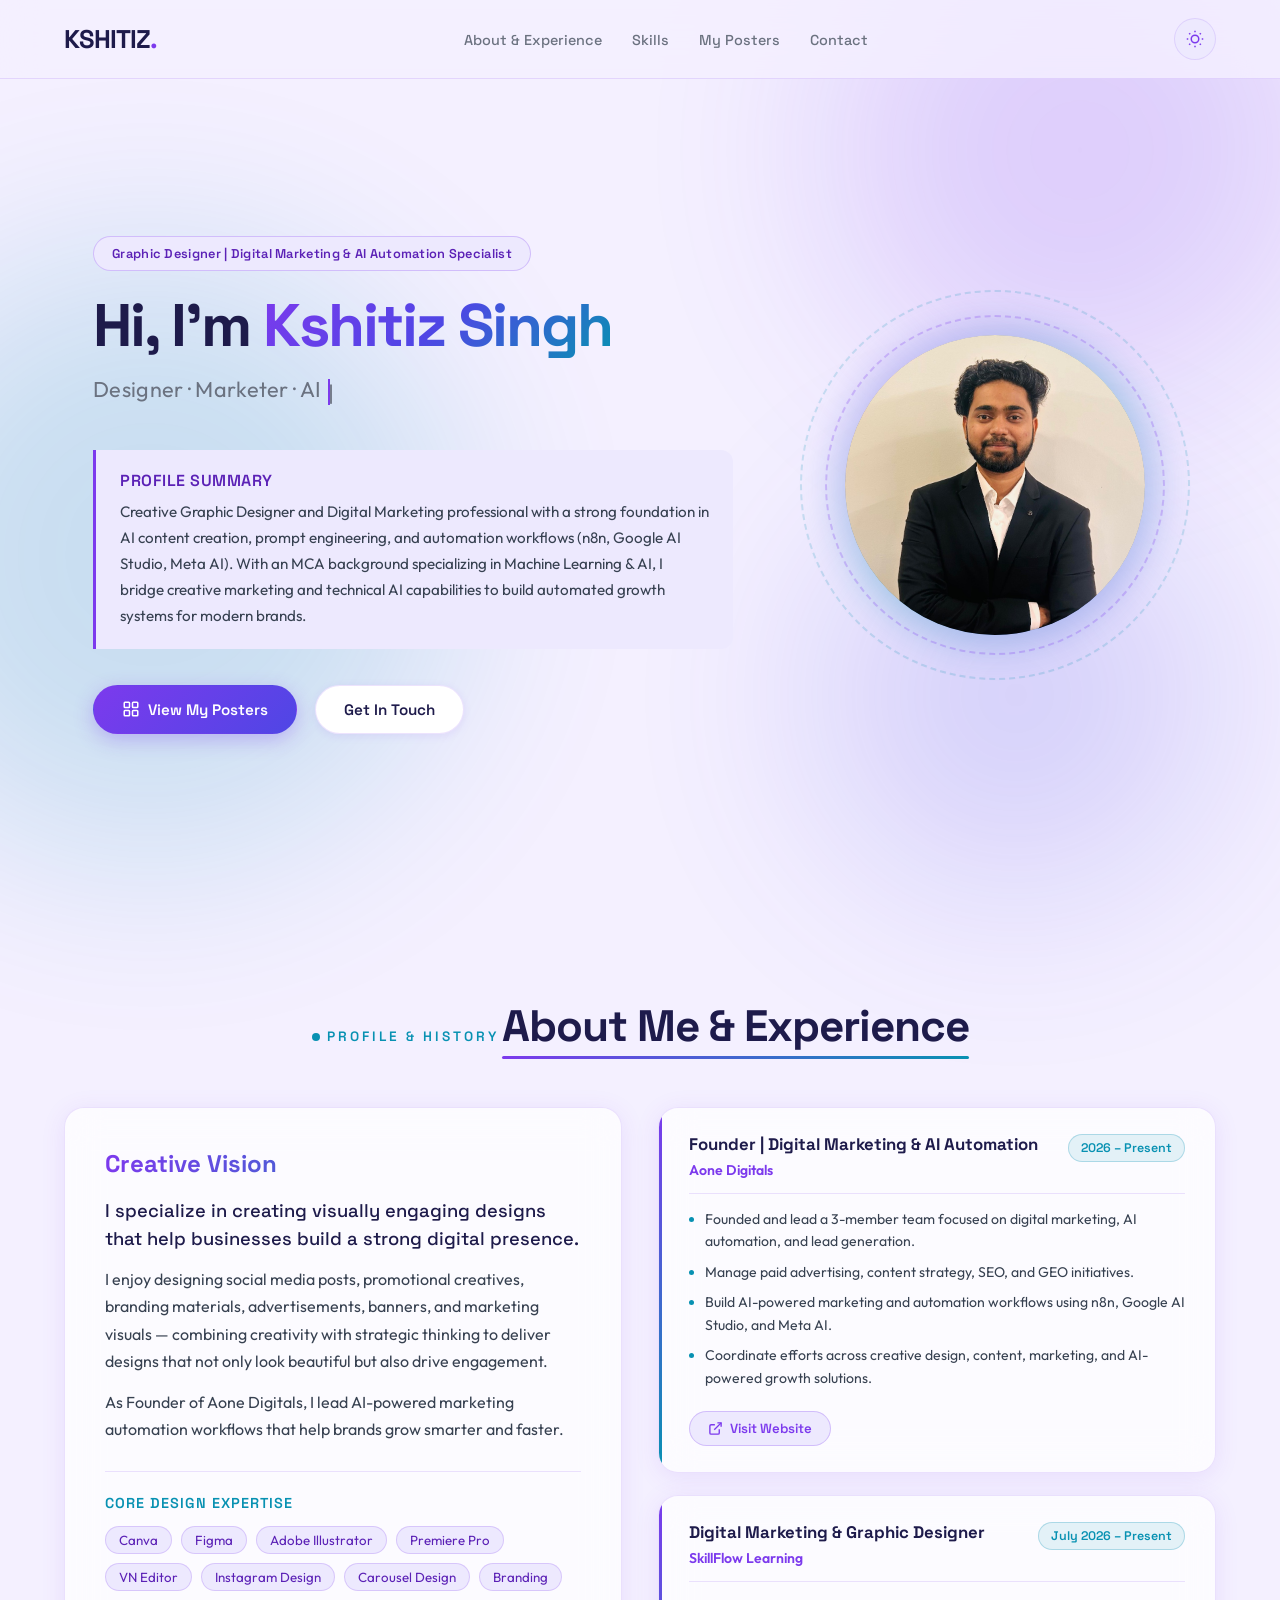
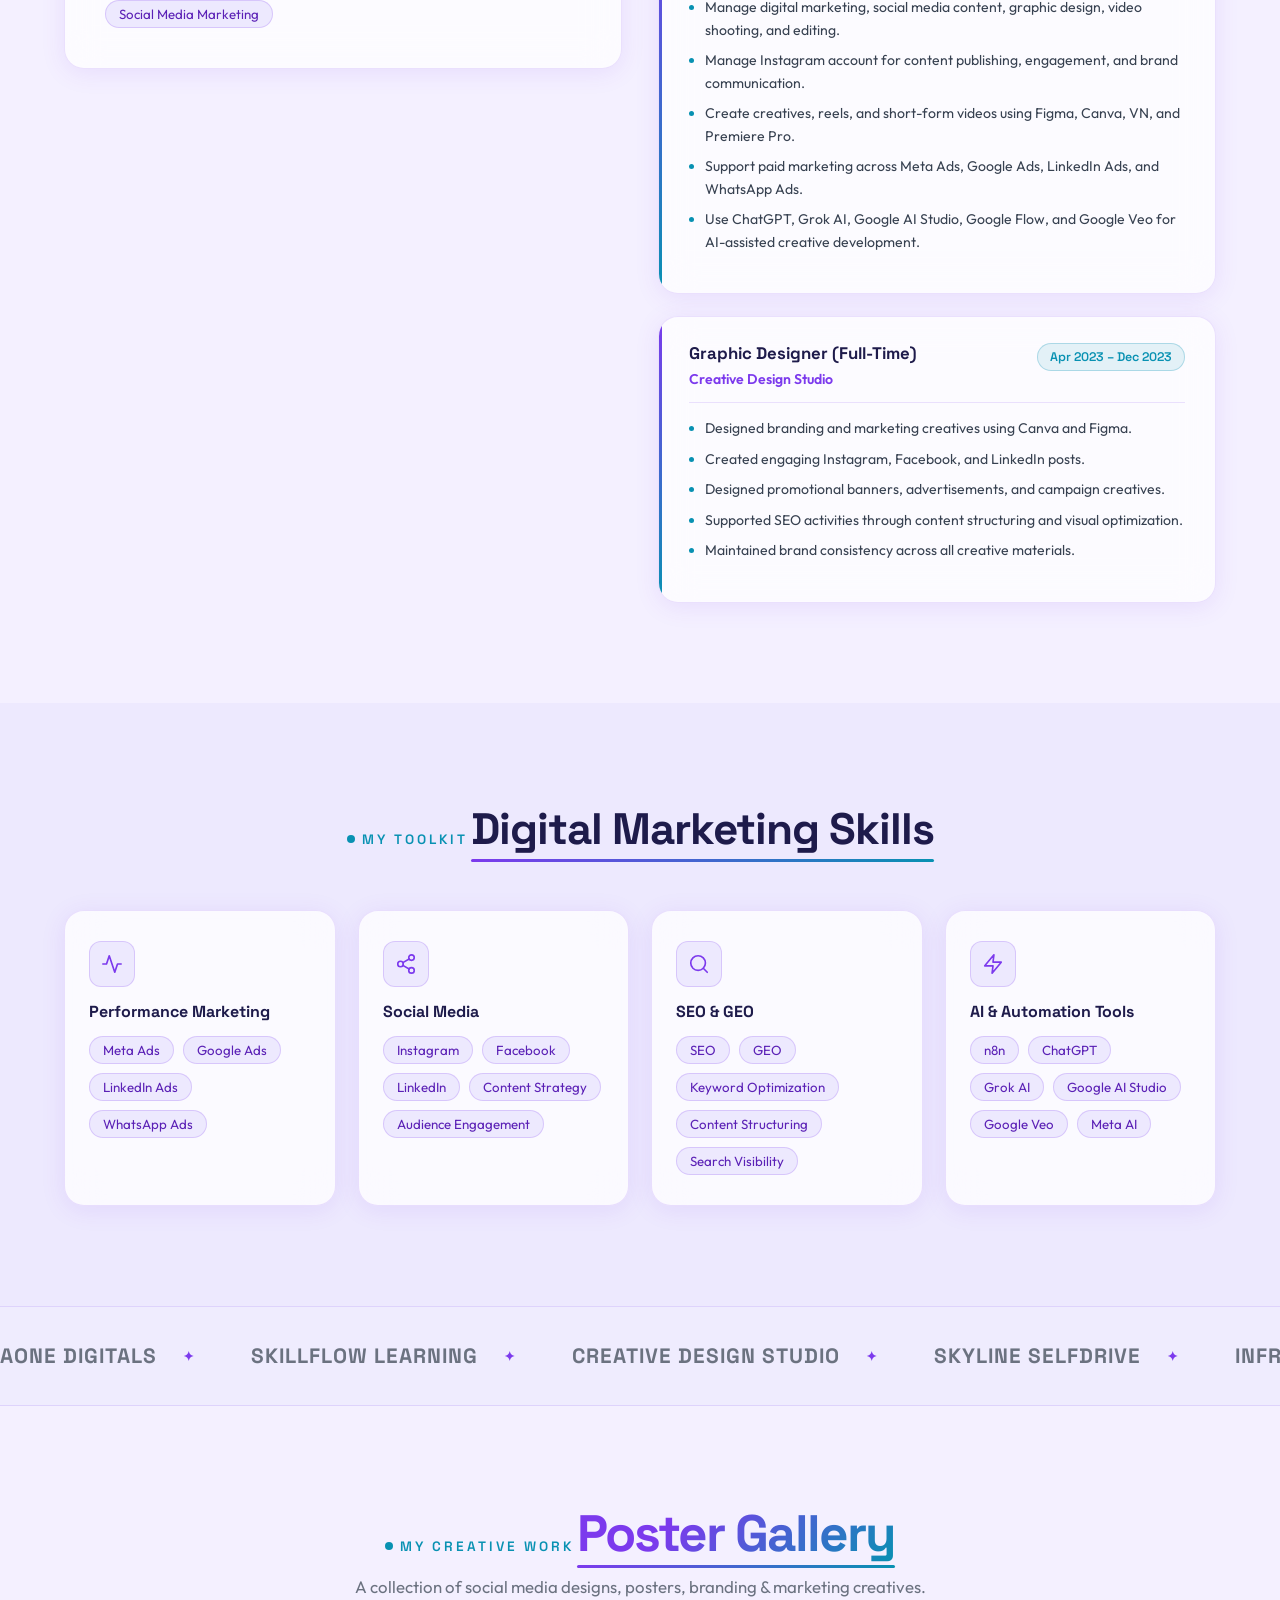
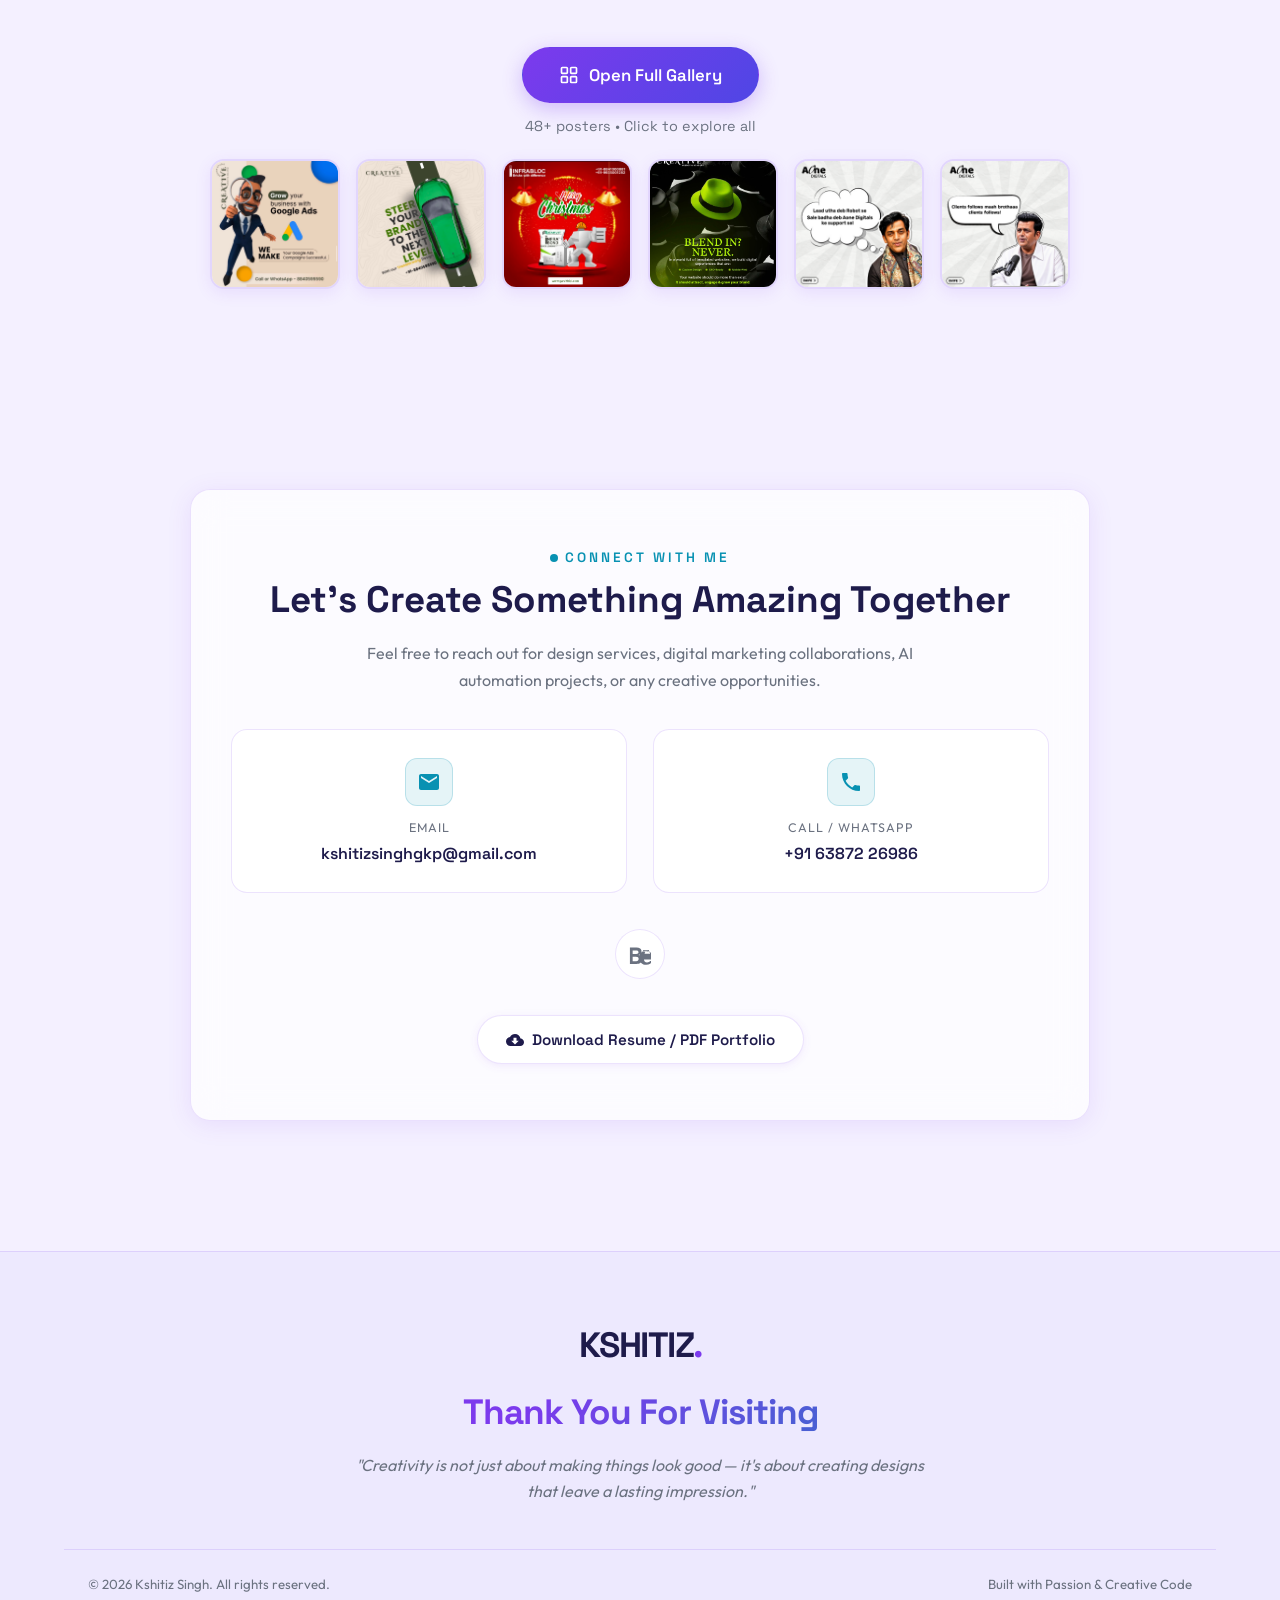
<file: index.html>
<!DOCTYPE html>
<html lang="en" data-theme="light">
<head>
  <meta charset="UTF-8">
  <meta name="viewport" content="width=device-width, initial-scale=1.0">
  <title>Kshitiz Singh | Graphic Designer &amp; Digital Marketing &amp; AI Automation Specialist</title>
  <meta name="description" content="Portfolio of Kshitiz Singh — Graphic Designer, Digital Marketing &amp; AI Automation Specialist.">
  <link rel="preconnect" href="https://fonts.googleapis.com">
  <link rel="preconnect" href="https://fonts.gstatic.com" crossorigin>
  <link href="https://fonts.googleapis.com/css2?family=Outfit:wght@300;400;500;600;700;800&family=Space+Grotesk:wght@400;500;600;700&display=swap" rel="stylesheet">
  <link rel="stylesheet" href="style.css">
</head>
<body>

  <!-- Loading Animation -->
  <div class="loader" id="loader">
    <div class="loader-content">
      <div class="loader-logo">KS</div>
      <div class="loader-bar"><div class="loader-progress"></div></div>
      <p class="loader-text">Opening Creative Gallery...</p>
    </div>
  </div>

  <!-- Background Orbs -->
  <div class="bg-gradient-orb orb-1"></div>
  <div class="bg-gradient-orb orb-2"></div>
  <div class="bg-gradient-orb orb-3"></div>

  <!-- Navbar -->
  <nav class="navbar">
    <div class="nav-container">
      <a href="#" class="nav-logo">KSHITIZ<span>.</span></a>
      <ul class="nav-links">
        <li><a href="#about"     class="nav-link">About &amp; Experience</a></li>
        <li><a href="#skills"    class="nav-link">Skills</a></li>
        <li><a href="gallery.html" class="nav-link">My Posters</a></li>
        <li><a href="#contact"   class="nav-link">Contact</a></li>
      </ul>
      <div class="nav-right">
        <!-- Dark Mode Toggle -->
        <button class="theme-toggle" id="themeToggle" aria-label="Toggle dark mode" title="Toggle dark/light mode">
          <svg class="icon-sun" viewBox="0 0 24 24" fill="none" stroke="currentColor" stroke-width="2"><circle cx="12" cy="12" r="5"/><line x1="12" y1="1" x2="12" y2="3"/><line x1="12" y1="21" x2="12" y2="23"/><line x1="4.22" y1="4.22" x2="5.64" y2="5.64"/><line x1="18.36" y1="18.36" x2="19.78" y2="19.78"/><line x1="1" y1="12" x2="3" y2="12"/><line x1="21" y1="12" x2="23" y2="12"/><line x1="4.22" y1="19.78" x2="5.64" y2="18.36"/><line x1="18.36" y1="5.64" x2="19.78" y2="4.22"/></svg>
          <svg class="icon-moon" viewBox="0 0 24 24" fill="none" stroke="currentColor" stroke-width="2"><path d="M21 12.79A9 9 0 1 1 11.21 3 7 7 0 0 0 21 12.79z"/></svg>
        </button>
        <div class="mobile-toggle" id="mobileToggle">
          <span></span><span></span><span></span>
        </div>
      </div>
    </div>
  </nav>

  <!-- Hero Section -->
  <section class="hero-section" id="hero">
    <div class="hero-container">
      <div class="hero-content scroll-reveal">
        <span class="hero-badge">Graphic Designer | Digital Marketing &amp; AI Automation Specialist</span>
        <h1 class="hero-title">
          Hi, I'm <span class="highlight-text">Kshitiz Singh</span>
        </h1>
        <!-- Typing effect target -->
        <h2 class="hero-subtitle"><span id="typingText"></span><span class="typing-cursor">|</span></h2>

        <div class="profile-summary">
          <h3>Profile Summary</h3>
          <p>
            Creative Graphic Designer and Digital Marketing professional with a strong foundation in AI content creation, prompt engineering, and automation workflows (n8n, Google AI Studio, Meta AI). With an MCA background specializing in Machine Learning &amp; AI, I bridge creative marketing and technical AI capabilities to build automated growth systems for modern brands.
          </p>
        </div>

        <div class="hero-actions">
          <a href="gallery.html" class="btn btn-primary btn-glow btn-ripple">
            <svg viewBox="0 0 24 24" width="18" height="18" style="margin-right:8px" fill="none" stroke="currentColor" stroke-width="2"><rect x="3" y="3" width="7" height="7" rx="1"/><rect x="14" y="3" width="7" height="7" rx="1"/><rect x="3" y="14" width="7" height="7" rx="1"/><rect x="14" y="14" width="7" height="7" rx="1"/></svg>
            View My Posters
          </a>
          <a href="#contact" class="btn btn-secondary btn-ripple">Get In Touch</a>
        </div>
      </div>

      <div class="hero-image-wrapper scroll-reveal">
        <div class="premium-photo-frame">
          <div class="glow-border-layer"></div>
          <div class="photo-container">
            <img class="profile-img" src="assets/profile.jpg" alt="Kshitiz Singh">
          </div>
          <!-- Floating ring decorations -->
          <div class="float-ring ring-1"></div>
          <div class="float-ring ring-2"></div>
        </div>
      </div>
    </div>
  </section>

  <!-- About & Experience Section -->
  <section class="about-section" id="about">
    <div class="container">
      <div class="section-header align-center scroll-reveal">
        <span class="sub-title">Profile &amp; History</span>
        <h2 class="section-title animated-heading">About Me &amp; Experience</h2>
      </div>

      <div class="about-experience-grid">
        <!-- Left: Bio Card -->
        <div class="glass-card about-card-left scroll-reveal">
          <h3 class="card-title-highlight">Creative Vision</h3>
          <p class="lead-text">I specialize in creating visually engaging designs that help businesses build a strong digital presence.</p>
          <p>I enjoy designing social media posts, promotional creatives, branding materials, advertisements, banners, and marketing visuals — combining creativity with strategic thinking to deliver designs that not only look beautiful but also drive engagement.</p>
          <p>As Founder of Aone Digitals, I lead AI-powered marketing automation workflows that help brands grow smarter and faster.</p>
          <div class="creative-skills-summary">
            <h4>Core Design Expertise</h4>
            <div class="skills-tags">
              <span>Canva</span><span>Figma</span><span>Adobe Illustrator</span>
              <span>Premiere Pro</span><span>VN Editor</span><span>Instagram Design</span>
              <span>Carousel Design</span><span>Branding</span><span>Social Media Marketing</span>
            </div>
          </div>
        </div>

        <!-- Right: Experience Timeline -->
        <div class="timeline-card-right scroll-reveal">

          <!-- Aone Digitals -->
          <div class="glass-card experience-item">
            <div class="experience-header-block">
              <div class="job-meta">
                <h4 class="job-title">Founder | Digital Marketing &amp; AI Automation</h4>
                <span class="company-name">Aone Digitals</span>
              </div>
              <span class="timeline-date-tag">2026 &ndash; Present</span>
            </div>
            <ul class="responsibilities-list">
              <li>Founded and lead a 3-member team focused on digital marketing, AI automation, and lead generation.</li>
              <li>Manage paid advertising, content strategy, SEO, and GEO initiatives.</li>
              <li>Build AI-powered marketing and automation workflows using n8n, Google AI Studio, and Meta AI.</li>
              <li>Coordinate efforts across creative design, content, marketing, and AI-powered growth solutions.</li>
            </ul>
            <!-- Visit Website Button -->
            <a href="https://www.aonedigitals.com" target="_blank" rel="noopener noreferrer" class="btn-visit-website">
              <svg viewBox="0 0 24 24" width="15" height="15" fill="none" stroke="currentColor" stroke-width="2.2"><path d="M18 13v6a2 2 0 0 1-2 2H5a2 2 0 0 1-2-2V8a2 2 0 0 1 2-2h6"/><polyline points="15 3 21 3 21 9"/><line x1="10" y1="14" x2="21" y2="3"/></svg>
              Visit Website
            </a>
          </div>

          <!-- SkillFlow Learning -->
          <div class="glass-card experience-item">
            <div class="experience-header-block">
              <div class="job-meta">
                <h4 class="job-title">Digital Marketing &amp; Graphic Designer</h4>
                <span class="company-name">SkillFlow Learning</span>
              </div>
              <span class="timeline-date-tag">July 2026 &ndash; Present</span>
            </div>
            <ul class="responsibilities-list">
              <li>Manage digital marketing, social media content, graphic design, video shooting, and editing.</li>
              <li>Manage Instagram account for content publishing, engagement, and brand communication.</li>
              <li>Create creatives, reels, and short-form videos using Figma, Canva, VN, and Premiere Pro.</li>
              <li>Support paid marketing across Meta Ads, Google Ads, LinkedIn Ads, and WhatsApp Ads.</li>
              <li>Use ChatGPT, Grok AI, Google AI Studio, Google Flow, and Google Veo for AI-assisted creative development.</li>
            </ul>
          </div>

          <!-- Creative Design Studio -->
          <div class="glass-card experience-item">
            <div class="experience-header-block">
              <div class="job-meta">
                <h4 class="job-title">Graphic Designer (Full-Time)</h4>
                <span class="company-name">Creative Design Studio</span>
              </div>
              <span class="timeline-date-tag">Apr 2023 &ndash; Dec 2023</span>
            </div>
            <ul class="responsibilities-list">
              <li>Designed branding and marketing creatives using Canva and Figma.</li>
              <li>Created engaging Instagram, Facebook, and LinkedIn posts.</li>
              <li>Designed promotional banners, advertisements, and campaign creatives.</li>
              <li>Supported SEO activities through content structuring and visual optimization.</li>
              <li>Maintained brand consistency across all creative materials.</li>
            </ul>
          </div>

        </div>
      </div>
    </div>
  </section>

  <!-- Digital Marketing Skills Section -->
  <section class="skills-section" id="skills">
    <div class="container">
      <div class="section-header align-center scroll-reveal">
        <span class="sub-title">My Toolkit</span>
        <h2 class="section-title animated-heading">Digital Marketing Skills</h2>
      </div>
      <div class="skills-grid">
        <div class="glass-card skill-card scroll-reveal">
          <div class="skill-card-icon">
            <svg viewBox="0 0 24 24" fill="none" stroke="currentColor" stroke-width="1.8" stroke-linecap="round" stroke-linejoin="round"><polyline points="22 12 18 12 15 21 9 3 6 12 2 12"/></svg>
          </div>
          <h3 class="skill-card-title">Performance Marketing</h3>
          <div class="skills-tags"><span>Meta Ads</span><span>Google Ads</span><span>LinkedIn Ads</span><span>WhatsApp Ads</span></div>
        </div>
        <div class="glass-card skill-card scroll-reveal">
          <div class="skill-card-icon">
            <svg viewBox="0 0 24 24" fill="none" stroke="currentColor" stroke-width="1.8" stroke-linecap="round" stroke-linejoin="round"><circle cx="18" cy="5" r="3"/><circle cx="6" cy="12" r="3"/><circle cx="18" cy="19" r="3"/><line x1="8.59" y1="13.51" x2="15.42" y2="17.49"/><line x1="15.41" y1="6.51" x2="8.59" y2="10.49"/></svg>
          </div>
          <h3 class="skill-card-title">Social Media</h3>
          <div class="skills-tags"><span>Instagram</span><span>Facebook</span><span>LinkedIn</span><span>Content Strategy</span><span>Audience Engagement</span></div>
        </div>
        <div class="glass-card skill-card scroll-reveal">
          <div class="skill-card-icon">
            <svg viewBox="0 0 24 24" fill="none" stroke="currentColor" stroke-width="1.8" stroke-linecap="round" stroke-linejoin="round"><circle cx="11" cy="11" r="8"/><line x1="21" y1="21" x2="16.65" y2="16.65"/></svg>
          </div>
          <h3 class="skill-card-title">SEO &amp; GEO</h3>
          <div class="skills-tags"><span>SEO</span><span>GEO</span><span>Keyword Optimization</span><span>Content Structuring</span><span>Search Visibility</span></div>
        </div>
        <div class="glass-card skill-card scroll-reveal">
          <div class="skill-card-icon">
            <svg viewBox="0 0 24 24" fill="none" stroke="currentColor" stroke-width="1.8" stroke-linecap="round" stroke-linejoin="round"><polygon points="13 2 3 14 12 14 11 22 21 10 12 10 13 2"/></svg>
          </div>
          <h3 class="skill-card-title">AI &amp; Automation Tools</h3>
          <div class="skills-tags"><span>n8n</span><span>ChatGPT</span><span>Grok AI</span><span>Google AI Studio</span><span>Google Veo</span><span>Meta AI</span></div>
        </div>
      </div>
    </div>
  </section>

  <!-- Brand Ticker -->
  <section class="brand-ticker-section">
    <div class="ticker-wrapper">
      <div class="ticker-track">
        <div class="ticker-item">Aone Digitals</div>
        <div class="ticker-item">SkillFlow Learning</div>
        <div class="ticker-item">Creative Design Studio</div>
        <div class="ticker-item">Skyline Selfdrive</div>
        <div class="ticker-item">INFRABLOC</div>
        <div class="ticker-item">NAPPA DORI</div>
        <div class="ticker-item">Aone Digitals</div>
        <div class="ticker-item">SkillFlow Learning</div>
        <div class="ticker-item">Creative Design Studio</div>
        <div class="ticker-item">Skyline Selfdrive</div>
        <div class="ticker-item">INFRABLOC</div>
        <div class="ticker-item">NAPPA DORI</div>
        <div class="ticker-item">Aone Digitals</div>
        <div class="ticker-item">SkillFlow Learning</div>
        <div class="ticker-item">Creative Design Studio</div>
        <div class="ticker-item">Skyline Selfdrive</div>
        <div class="ticker-item">INFRABLOC</div>
        <div class="ticker-item">NAPPA DORI</div>
      </div>
    </div>
  </section>

  <!-- Poster Preview Section -->
  <section class="portfolio-section" id="portfolio">
    <div class="container">
      <div class="section-header align-center scroll-reveal">
        <span class="sub-title">My Creative Work</span>
        <h1 class="portfolio-heading animated-heading">Poster Gallery</h1>
        <p class="portfolio-sub">A collection of social media designs, posters, branding &amp; marketing creatives.</p>
      </div>
      <div class="gallery-cta-wrapper scroll-reveal">
        <a href="gallery.html" class="btn btn-primary btn-glow btn-ripple btn-gallery-open">
          <svg viewBox="0 0 24 24" width="20" height="20" style="margin-right:10px" fill="none" stroke="currentColor" stroke-width="2"><rect x="3" y="3" width="7" height="7" rx="1"/><rect x="14" y="3" width="7" height="7" rx="1"/><rect x="3" y="14" width="7" height="7" rx="1"/><rect x="14" y="14" width="7" height="7" rx="1"/></svg>
          Open Full Gallery
        </a>
        <p class="gallery-cta-hint">48+ posters &bull; Click to explore all</p>
        <!-- Poster preview strip -->
        <div class="poster-preview-strip">
          <img src="assets/media__1783928818172.jpg" alt="poster" class="strip-img">
          <img src="assets/media__1783928818183.jpg" alt="poster" class="strip-img">
          <img src="assets/media__1783928818269.jpg" alt="poster" class="strip-img">
          <img src="assets/media__1783927453300.jpg" alt="poster" class="strip-img">
          <img src="assets/Frame 234.png"            alt="poster" class="strip-img">
          <img src="assets/Frame 235.png"            alt="poster" class="strip-img">
        </div>
      </div>
    </div>
  </section>

  <!-- Contact Section -->
  <section class="contact-section" id="contact">
    <div class="container">
      <div class="glass-card contact-wrapper scroll-reveal">
        <div class="contact-header align-center">
          <span class="sub-title">Connect With Me</span>
          <h2 class="contact-title">Let's Create Something Amazing Together</h2>
          <p class="contact-desc">Feel free to reach out for design services, digital marketing collaborations, AI automation projects, or any creative opportunities.</p>
        </div>
        <div class="contact-details-row">
          <div class="detail-card" data-tilt>
            <div class="detail-icon">
              <svg viewBox="0 0 24 24" class="info-svg"><path d="M20 4H4c-1.1 0-1.99.9-1.99 2L2 18c0 1.1.9 2 2 2h16c1.1 0 2-.9 2-2V6c0-1.1-.9-2-2-2zm0 4l-8 5-8-5V6l8 5 8-5v2z" fill="currentColor"/></svg>
            </div>
            <span>Email</span>
            <a href="mailto:kshitizsinghgkp@gmail.com">kshitizsinghgkp@gmail.com</a>
          </div>
          <div class="detail-card" data-tilt>
            <div class="detail-icon">
              <svg viewBox="0 0 24 24" class="info-svg"><path d="M6.62 10.79c1.44 2.83 3.76 5.14 6.59 6.59l2.2-2.2c.27-.27.67-.36 1.02-.24 1.12.37 2.33.57 3.57.57.55 0 1 .45 1 1V20c0 .55-.45 1-1 1-9.39 0-17-7.61-17-17 0-.55.45-1 1-1h3.5c.55 0 1 .45 1 1 0 1.25.2 2.45.57 3.57.11.35.03.74-.25 1.02l-2.2 2.2z" fill="currentColor"/></svg>
            </div>
            <span>Call / WhatsApp</span>
            <a href="tel:6387226986">+91 63872 26986</a>
          </div>
        </div>
        <div class="social-links-centered">
          <a href="#" target="_blank" class="social-icon-btn" aria-label="Behance">
            <svg viewBox="0 0 24 24" class="soc-svg"><path d="M8.22 5c1.61 0 2.92.35 3.91 1.05.99.7 1.48 1.77 1.48 3.2 0 1.08-.28 1.94-.85 2.58-.57.64-1.39 1.03-2.47 1.17 1.33.19 2.31.7 2.95 1.54.64.84.96 1.92.96 3.25 0 1.63-.51 2.87-1.53 3.73C11.66 22.38 10.15 22.8 8.2 22.8H1v-17.8h7.22zm-.8 7h.45c.87 0 1.5-.16 1.9-.47.4-.31.6-.78.6-1.4 0-1.25-.83-1.88-2.5-1.88H4v3.75h3.42zm.3 7.85c.99 0 1.7-.22 2.13-.67.43-.45.65-1.07.65-1.88 0-.77-.22-1.37-.67-1.78-.45-.41-1.21-.62-2.28-.62H4v4.95h3.72zM23.1 13.92c.6 1.15.9 2.52.9 4.12h-7.66c.07 1.04.4 1.83.99 2.38.59.55 1.38.82 2.38.82.72 0 1.36-.14 1.93-.42.57-.28.98-.69 1.23-1.23h2.64c-.42 1.25-1.22 2.25-2.4 3.01-1.18.76-2.61 1.14-4.29 1.14-2.3 0-4.14-.68-5.52-2.05-1.38-1.37-2.07-3.23-2.07-5.58 0-2.35.68-4.21 2.05-5.58 1.37-1.37 3.12-2.05 5.25-2.05 2.18 0 3.91.68 5.2 2.05 1.29 1.37 1.93 3.24 1.93 5.61v.78H16.34zm-.05-2.1c-.07-.94-.37-1.68-.9-2.22-.53-.54-1.24-.81-2.12-.81-.85 0-1.54.26-2.07.78-.53.52-.84 1.27-.93 2.25h6.02zM15.48 9.38h6.24v-1.65h-6.24v1.65z" fill="currentColor"/></svg>
          </a>
        </div>
        <div class="download-container align-center">
          <a href="protfolio.pdf" download="protfolio.pdf" class="btn btn-secondary btn-glow btn-ripple" id="downloadPortfolioBtn">
            <svg viewBox="0 0 24 24" style="width:18px;height:18px;margin-right:8px;" fill="currentColor"><path d="M19.35 10.04C18.67 6.59 15.64 4 12 4 9.11 4 6.6 5.64 5.35 8.04 2.34 8.36 0 10.91 0 14c0 3.31 2.69 6 6 6h13c2.76 0 5-2.24 5-5 0-2.64-2.05-4.78-4.65-4.96zM17 13l-5 5-5-5h3V9h4v4h3z"/></svg>
            Download Resume / PDF Portfolio
          </a>
        </div>
      </div>
    </div>
  </section>

  <!-- Footer -->
  <footer class="footer">
    <div class="container">
      <div class="footer-logo">KSHITIZ<span>.</span></div>
      <h2 class="footer-msg">Thank You For Visiting</h2>
      <p class="footer-quote">"Creativity is not just about making things look good — it's about creating designs that leave a lasting impression."</p>
      <div class="footer-divider"></div>
      <div class="footer-bottom">
        <p>&copy; 2026 Kshitiz Singh. All rights reserved.</p>
        <p>Built with Passion &amp; Creative Code</p>
      </div>
    </div>
  </footer>

  <script src="script.js"></script>
</body>
</html>
</file>
<file: style.css>
﻿/* ===========================================================================
   STYLE.CSS — Kshitiz Singh Portfolio (Light Theme + Dark Mode)
   =========================================================================== */

/* ---- Light Theme Variables (default) ---- */
:root {
  --bg:             #F4F0FF;
  --bg2:            #FFFFFF;
  --bg3:            #EDE9FE;
  --primary:        #7C3AED;
  --primary-light:  #EDE9FE;
  --primary-dark:   #5B21B6;
  --secondary:      #0891B2;
  --secondary-light:#CFFAFE;
  --highlight:      #4F46E5;
  --text:           #1E1B4B;
  --text-body:      #374151;
  --text-muted:     #6B7280;
  --glass-bg:       rgba(255,255,255,0.75);
  --glass-border:   rgba(124,58,237,0.14);
  --glass-shadow:   rgba(124,58,237,0.10);
  --card-bg:        #FFFFFF;
  --navbar-bg:      rgba(244,240,255,0.82);
  --ticker-bg:      rgba(237,233,254,0.6);
  --font-display:   'Space Grotesk', sans-serif;
  --font-body:      'Outfit', sans-serif;
  --transition:     all 0.4s cubic-bezier(0.16,1,0.3,1);
  --orb-opacity:    0.18;
}

/* ---- Dark Theme Overrides ---- */
[data-theme="dark"] {
  --bg:             #09090B;
  --bg2:            #111113;
  --bg3:            #1A1A1E;
  --primary:        #7C3AED;
  --primary-light:  #2D1B69;
  --secondary:      #06B6D4;
  --secondary-light:#164E63;
  --highlight:      #3B82F6;
  --text:           #FFFFFF;
  --text-body:      #E4E4E7;
  --text-muted:     #A1A1AA;
  --glass-bg:       rgba(255,255,255,0.03);
  --glass-border:   rgba(255,255,255,0.07);
  --glass-shadow:   rgba(0,0,0,0.4);
  --card-bg:        #18181B;
  --navbar-bg:      rgba(9,9,11,0.82);
  --ticker-bg:      rgba(255,255,255,0.01);
  --orb-opacity:    0.28;
}

* { box-sizing: border-box; margin: 0; padding: 0; }

html {
  scroll-behavior: smooth;
  background-color: var(--bg);
  color: var(--text);
  font-family: var(--font-body);
  font-size: 16px;
  overflow-x: hidden;
}
body { overflow-x: hidden; position: relative; min-height: 100vh; background: var(--bg); transition: background 0.4s ease, color 0.4s ease; }

/* Scrollbar */
::-webkit-scrollbar { width: 8px; }
::-webkit-scrollbar-track { background: var(--bg); }
::-webkit-scrollbar-thumb { background: rgba(124,58,237,0.35); border-radius: 5px; }
::-webkit-scrollbar-thumb:hover { background: rgba(124,58,237,0.6); }

/* ===========================================================================
   LOADER
   =========================================================================== */
.loader { position: fixed; top:0; left:0; width:100%; height:100%; background: var(--bg); z-index:99999; display:flex; justify-content:center; align-items:center; transition: opacity 0.6s ease, visibility 0.6s; }
.loader-content { text-align:center; }
.loader-logo { font-family:var(--font-display); font-size:3.5rem; font-weight:700; letter-spacing:-2px; background:linear-gradient(135deg,var(--primary) 0%,var(--secondary) 100%); -webkit-background-clip:text; -webkit-text-fill-color:transparent; margin-bottom:20px; animation:logoPulse 1.8s infinite ease-in-out; }
.loader-bar { width:200px; height:3px; background:rgba(124,58,237,0.12); border-radius:10px; overflow:hidden; margin:0 auto 15px auto; }
.loader-progress { width:0%; height:100%; background:linear-gradient(90deg,var(--primary),var(--secondary)); border-radius:10px; animation:fillProgress 1.6s ease-in-out forwards; }
.loader-text { font-size:0.85rem; color:var(--text-muted); letter-spacing:2px; text-transform:uppercase; }
@keyframes fillProgress { 0%{width:0%} 100%{width:100%} }
@keyframes logoPulse { 0%,100%{opacity:0.7;transform:scale(0.97)} 50%{opacity:1;transform:scale(1.03)} }

/* ===========================================================================
   BACKGROUND ORBS
   =========================================================================== */
.bg-gradient-orb { position:fixed; border-radius:50%; filter:blur(100px); z-index:0; opacity:var(--orb-opacity); pointer-events:none; }
.orb-1 { width:500px; height:500px; background:var(--primary); top:-100px; right:-50px; animation:floatOrb1 20s infinite alternate ease-in-out; }
.orb-2 { width:600px; height:600px; background:var(--secondary); bottom:5%; left:-150px; animation:floatOrb2 25s infinite alternate ease-in-out; }
.orb-3 { width:400px; height:400px; background:var(--highlight); top:55%; right:5%; animation:floatOrb1 18s infinite alternate-reverse ease-in-out; }
@keyframes floatOrb1 { 0%{transform:translate(0,0) scale(1)} 100%{transform:translate(60px,80px) scale(1.15)} }
@keyframes floatOrb2 { 0%{transform:translate(0,0) scale(1.1)} 100%{transform:translate(-80px,-40px) scale(0.9)} }

/* ===========================================================================
   UTILITIES
   =========================================================================== */
.container { max-width:1200px; margin:0 auto; padding:0 24px; position:relative; z-index:1; }
.hidden { display:none !important; }
.align-center { text-align:center; }

/* Glass card */
.glass-card {
  background: var(--glass-bg);
  border: 1px solid var(--glass-border);
  border-radius: 20px;
  backdrop-filter: blur(18px);
  -webkit-backdrop-filter: blur(18px);
  box-shadow: 0 4px 24px var(--glass-shadow);
  padding: 40px;
  transition: var(--transition);
}
.glass-card:hover { border-color:rgba(124,58,237,0.3); box-shadow:0 10px 40px rgba(124,58,237,0.12); transform:translateY(-4px); }

/* Section headers */
.section-header { margin-bottom:50px; }
.section-header.align-center { text-align:center; }
.sub-title { display:inline-block; font-family:var(--font-display); font-size:0.85rem; font-weight:600; text-transform:uppercase; letter-spacing:3px; color:var(--secondary); margin-bottom:12px; position:relative; padding-left:15px; }
.sub-title::before { content:''; position:absolute; left:0; top:50%; transform:translateY(-50%); width:8px; height:8px; background:var(--secondary); border-radius:50%; }
.section-title { font-family:var(--font-display); font-size:2.75rem; font-weight:700; letter-spacing:-1px; line-height:1.2; color:var(--text); }
.highlight-text { background:linear-gradient(135deg,#7C3AED 0%,#4F46E5 50%,#0891B2 100%); -webkit-background-clip:text; -webkit-text-fill-color:transparent; display:inline-block; }

/* Animated heading underline */
.animated-heading { position:relative; display:inline-block; }
.animated-heading::after { content:''; position:absolute; bottom:-6px; left:0; width:0%; height:3px; background:linear-gradient(90deg,var(--primary),var(--secondary)); border-radius:3px; transition:width 0.7s cubic-bezier(0.16,1,0.3,1) 0.2s; }
.animated-heading.underline-drawn::after { width:100%; }

/* Buttons */
.btn { display:inline-flex; align-items:center; justify-content:center; padding:14px 28px; font-family:var(--font-display); font-weight:600; font-size:0.95rem; text-decoration:none; border-radius:30px; cursor:pointer; transition:var(--transition); border:1.5px solid transparent; outline:none; position:relative; overflow:hidden; }
.btn-primary { background:linear-gradient(135deg,var(--primary) 0%,var(--highlight) 100%); color:#fff; box-shadow:0 6px 20px rgba(124,58,237,0.3); }
.btn-primary:hover { transform:translateY(-3px); box-shadow:0 12px 30px rgba(124,58,237,0.45); }
.btn-secondary { background:var(--bg2); border-color:var(--glass-border); color:var(--text); box-shadow:0 2px 8px var(--glass-shadow); }
.btn-secondary:hover { background:var(--primary-light); border-color:var(--primary); color:var(--primary); transform:translateY(-3px); }
.btn-glow::after { content:''; position:absolute; top:-3px; left:-3px; right:-3px; bottom:-3px; background:linear-gradient(135deg,var(--primary),var(--secondary)); z-index:-1; border-radius:33px; opacity:0; filter:blur(10px); transition:opacity 0.3s; }
.btn-glow:hover::after { opacity:0.7; }

/* Ripple effect */
.btn-ripple { overflow:hidden; }
.ripple-circle { position:absolute; border-radius:50%; background:rgba(255,255,255,0.35); transform:scale(0); animation:rippleAnim 0.65s linear; pointer-events:none; }
@keyframes rippleAnim { to { transform:scale(4); opacity:0; } }
/* ===========================================================================
   NAVBAR
   =========================================================================== */
.navbar { position:fixed; top:0; left:0; width:100%; z-index:1000; background:var(--navbar-bg); border-bottom:1px solid var(--glass-border); backdrop-filter:blur(20px); -webkit-backdrop-filter:blur(20px); transition:var(--transition); }
.navbar.scrolled { box-shadow:0 4px 24px var(--glass-shadow); }
.nav-container { max-width:1200px; margin:0 auto; padding:18px 24px; display:flex; justify-content:space-between; align-items:center; transition:padding 0.4s ease; }
.navbar.scrolled .nav-container { padding:12px 24px; }
.nav-logo { font-family:var(--font-display); font-size:1.6rem; font-weight:700; text-decoration:none; color:var(--text); letter-spacing:-1px; }
.nav-logo span { color:var(--primary); }
.nav-links { display:flex; list-style:none; gap:30px; }
.nav-link { font-family:var(--font-display); font-size:0.9rem; font-weight:500; text-decoration:none; color:var(--text-muted); transition:var(--transition); position:relative; padding:4px 0; }
.nav-link:hover,.nav-link.active { color:var(--primary); }
.nav-link::after { content:''; position:absolute; bottom:0; left:0; width:0%; height:2px; background:linear-gradient(90deg,var(--primary),var(--secondary)); transition:var(--transition); }
.nav-link:hover::after,.nav-link.active::after { width:100%; }

/* Theme toggle button */
.nav-right { display:flex; align-items:center; gap:16px; }
.theme-toggle { width:42px; height:42px; border-radius:50%; background:var(--primary-light); border:1px solid var(--glass-border); color:var(--primary); cursor:pointer; display:flex; align-items:center; justify-content:center; transition:var(--transition); }
.theme-toggle:hover { background:var(--primary); color:#fff; transform:rotate(20deg) scale(1.08); }
.theme-toggle svg { width:18px; height:18px; }
[data-theme="light"] .icon-moon { display:none; }
[data-theme="dark"]  .icon-sun  { display:none; }

.mobile-toggle { display:none; flex-direction:column; gap:6px; cursor:pointer; }
.mobile-toggle span { width:24px; height:2px; background:var(--text); transition:var(--transition); display:block; }

/* ===========================================================================
   HERO SECTION
   =========================================================================== */
.hero-section { padding:150px 0 80px; min-height:100vh; display:flex; align-items:center; position:relative; overflow:hidden; }
.hero-container { max-width:1200px; margin:0 auto; padding:0 24px; display:grid; grid-template-columns:1.25fr 0.75fr; gap:70px; align-items:center; z-index:2; position:relative; }
.hero-badge { display:inline-block; background:var(--primary-light); border:1px solid rgba(124,58,237,0.25); color:var(--primary-dark); padding:8px 18px; border-radius:20px; font-size:0.8rem; font-weight:600; letter-spacing:0.3px; margin-bottom:22px; font-family:var(--font-display); }
.hero-title { font-family:var(--font-display); font-size:3.75rem; font-weight:800; letter-spacing:-2px; line-height:1.1; margin-bottom:16px; color:var(--text); }
.hero-subtitle { font-size:1.35rem; color:var(--text-muted); font-weight:400; margin-bottom:32px; letter-spacing:0.3px; min-height:2em; }

/* Typing cursor */
.typing-cursor { display:inline-block; width:2px; height:1.2em; background:var(--primary); margin-left:2px; vertical-align:middle; animation:blink 0.75s step-end infinite; }
@keyframes blink { 0%,100%{opacity:1} 50%{opacity:0} }

.profile-summary { background:var(--primary-light); border-left:3px solid var(--primary); padding:20px 24px; border-radius:0 12px 12px 0; margin-bottom:36px; max-width:640px; }
.profile-summary h3 { font-family:var(--font-display); font-size:1rem; font-weight:600; margin-bottom:8px; color:var(--primary-dark); letter-spacing:0.5px; text-transform:uppercase; }
.profile-summary p { color:var(--text-body); line-height:1.7; font-size:0.95rem; }
.hero-actions { display:flex; gap:18px; flex-wrap:wrap; }

/* Profile photo */
.hero-image-wrapper { display:flex; justify-content:center; align-items:center; }
.premium-photo-frame { position:relative; width:300px; height:300px; border-radius:50%; display:flex; justify-content:center; align-items:center; }
.glow-border-layer { position:absolute; top:0; left:0; right:0; bottom:0; border-radius:50%; background:linear-gradient(135deg,var(--primary),var(--secondary),var(--highlight)); padding:3px; -webkit-mask:linear-gradient(#fff 0 0) content-box,linear-gradient(#fff 0 0); -webkit-mask-composite:xor; mask-composite:exclude; animation:spinFrame 8s infinite linear; }
.premium-photo-frame::after { content:''; position:absolute; top:-10px; left:-10px; right:-10px; bottom:-10px; background:linear-gradient(135deg,var(--primary),var(--secondary),var(--highlight)); border-radius:50%; z-index:-1; filter:blur(18px); opacity:0.3; animation:glowPulseFrame 4s infinite alternate ease-in-out; }
.photo-container { width:100%; height:100%; border-radius:50%; overflow:hidden; background:var(--bg3); position:relative; }
.profile-img { width:100%; height:100%; object-fit:cover; }

/* Floating rings around photo */
.float-ring { position:absolute; border-radius:50%; border:2px dashed rgba(124,58,237,0.25); pointer-events:none; }
.ring-1 { width:340px; height:340px; top:50%; left:50%; transform:translate(-50%,-50%); animation:floatRing 6s ease-in-out infinite; }
.ring-2 { width:390px; height:390px; top:50%; left:50%; transform:translate(-50%,-50%); animation:floatRing 9s ease-in-out infinite reverse; border-color:rgba(8,145,178,0.18); }
@keyframes floatRing { 0%,100%{transform:translate(-50%,-50%) scale(1) rotate(0deg)} 50%{transform:translate(-50%,-50%) scale(1.04) rotate(8deg)} }
@keyframes spinFrame { 0%{transform:rotate(0deg)} 100%{transform:rotate(360deg)} }
@keyframes glowPulseFrame { 0%{opacity:0.2;transform:scale(0.97)} 100%{opacity:0.4;transform:scale(1.03)} }

/* ===========================================================================
   ABOUT & EXPERIENCE
   =========================================================================== */
.about-section { padding:100px 0; }
.about-experience-grid { display:grid; grid-template-columns:1fr 1fr; gap:36px; margin-top:40px; align-items:start; }
.about-card-left p { color:var(--text-body); font-size:1rem; line-height:1.7; margin-bottom:14px; }
.about-card-left p.lead-text { font-size:1.15rem; color:var(--text); font-family:var(--font-display); font-weight:500; line-height:1.5; }
.card-title-highlight { font-family:var(--font-display); font-size:1.5rem; font-weight:700; margin-bottom:18px; background:linear-gradient(90deg,var(--primary) 0%,var(--secondary) 100%); -webkit-background-clip:text; -webkit-text-fill-color:transparent; }
.creative-skills-summary { margin-top:28px; border-top:1px solid var(--glass-border); padding-top:22px; }
.creative-skills-summary h4 { font-family:var(--font-display); font-size:0.9rem; font-weight:600; text-transform:uppercase; color:var(--secondary); letter-spacing:1px; margin-bottom:14px; }
.skills-tags { display:flex; flex-wrap:wrap; gap:9px; }
.skills-tags span { font-size:0.83rem; color:var(--primary-dark); background:var(--primary-light); border:1px solid rgba(124,58,237,0.2); padding:5px 13px; border-radius:30px; transition:var(--transition); cursor:default; }
.skills-tags span:hover { background:var(--primary); color:#fff; transform:translateY(-2px); box-shadow:0 4px 12px rgba(124,58,237,0.25); }

/* Timeline cards */
.timeline-card-right { display:flex; flex-direction:column; gap:22px; }
.experience-item { padding:26px 30px !important; position:relative; overflow:hidden; }
.experience-item::before { content:''; position:absolute; left:0; top:0; bottom:0; width:3px; background:linear-gradient(180deg,var(--primary),var(--secondary)); border-radius:3px 0 0 3px; }
/* Hover lift */
.experience-item:hover { transform:translateY(-6px) !important; box-shadow:0 16px 40px rgba(124,58,237,0.14) !important; }
.experience-header-block { display:flex; justify-content:space-between; align-items:flex-start; flex-wrap:wrap; gap:10px; margin-bottom:14px; padding-bottom:14px; border-bottom:1px solid var(--glass-border); }
.timeline-date-tag { font-family:var(--font-display); font-size:0.78rem; font-weight:600; background:rgba(8,145,178,0.1); border:1px solid rgba(8,145,178,0.25); color:var(--secondary); padding:5px 12px; border-radius:30px; white-space:nowrap; }
.job-meta { flex:1; }
.job-title { font-family:var(--font-display); font-size:1.05rem; font-weight:700; color:var(--text); margin-bottom:3px; line-height:1.3; }
.company-name { font-size:0.88rem; color:var(--primary); font-weight:600; }
.responsibilities-list { list-style:none; margin-bottom:14px; }
.responsibilities-list li { font-size:0.88rem; color:var(--text-body); line-height:1.6; margin-bottom:8px; position:relative; padding-left:16px; }
.responsibilities-list li::before { content:''; position:absolute; left:0; top:9px; width:5px; height:5px; border-radius:50%; background:var(--secondary); }

/* Visit website button */
.btn-visit-website { display:inline-flex; align-items:center; gap:7px; margin-top:8px; padding:8px 18px; font-family:var(--font-display); font-size:0.83rem; font-weight:600; color:var(--primary); background:var(--primary-light); border:1px solid rgba(124,58,237,0.25); border-radius:20px; text-decoration:none; transition:var(--transition); }
.btn-visit-website:hover { background:var(--primary); color:#fff; transform:translateY(-2px); box-shadow:0 6px 18px rgba(124,58,237,0.3); }
/* ===========================================================================
   SKILLS SECTION
   =========================================================================== */
.skills-section { padding:100px 0; background:var(--bg3); }
[data-theme="dark"] .skills-section { background:rgba(0,0,0,0.06); }
.skills-grid { display:grid; grid-template-columns:repeat(4,1fr); gap:22px; margin-top:20px; }
.skill-card { padding:30px 24px !important; display:flex; flex-direction:column; gap:14px; position:relative; overflow:hidden; cursor:default; }
.skill-card::before { content:''; position:absolute; top:0; left:0; right:0; height:3px; background:linear-gradient(90deg,var(--primary),var(--secondary)); transform:scaleX(0); transform-origin:left; transition:transform 0.4s cubic-bezier(0.16,1,0.3,1); }
.skill-card:hover::before { transform:scaleX(1); }
.skill-card:hover { transform:translateY(-7px) !important; border-color:rgba(124,58,237,0.35); box-shadow:0 18px 40px rgba(124,58,237,0.14); }
.skill-card-icon { width:46px; height:46px; border-radius:12px; background:var(--primary-light); border:1px solid rgba(124,58,237,0.2); display:flex; justify-content:center; align-items:center; color:var(--primary); transition:var(--transition); flex-shrink:0; }
.skill-card:hover .skill-card-icon { background:var(--primary); color:#fff; box-shadow:0 4px 16px rgba(124,58,237,0.3); }
.skill-card-icon svg { width:22px; height:22px; }
.skill-card-title { font-family:var(--font-display); font-size:1rem; font-weight:700; color:var(--text); }

/* ===========================================================================
   BRAND TICKER
   =========================================================================== */
.brand-ticker-section { padding:36px 0; background:var(--ticker-bg); border-top:1px solid var(--glass-border); border-bottom:1px solid var(--glass-border); overflow:hidden; }
.ticker-wrapper { width:100%; overflow:hidden; }
/* Use will-change for smooth GPU compositing */
.ticker-track { display:flex; width:max-content; gap:56px; animation:tickerScroll 28s linear infinite; will-change:transform; }
.ticker-item { font-family:var(--font-display); font-size:1.3rem; font-weight:700; letter-spacing:1px; text-transform:uppercase; color:var(--text-muted); transition:color 0.3s; cursor:default; position:relative; padding-right:38px; white-space:nowrap; }
.ticker-item::after { content:'✦'; position:absolute; right:0; top:50%; transform:translateY(-50%); color:var(--primary); font-size:0.8rem; }
.ticker-item:hover { color:var(--primary); }
@keyframes tickerScroll { 0%{transform:translateX(0)} 100%{transform:translateX(-33.333%)} }
/* Pause on hover */
.ticker-wrapper:hover .ticker-track { animation-play-state:paused; }

/* ===========================================================================
   PORTFOLIO PREVIEW SECTION
   =========================================================================== */
.portfolio-section { padding:100px 0; }
.portfolio-heading { font-family:var(--font-display); font-size:3.2rem; font-weight:800; letter-spacing:-2px; line-height:1.1; margin-bottom:14px; background:linear-gradient(135deg,var(--primary) 30%,var(--secondary) 100%); -webkit-background-clip:text; -webkit-text-fill-color:transparent; }
.portfolio-sub { color:var(--text-muted); font-size:1.05rem; max-width:580px; margin:0 auto; }

/* Gallery CTA block */
.gallery-cta-wrapper { margin-top:50px; display:flex; flex-direction:column; align-items:center; gap:14px; }
.btn-gallery-open { font-size:1.05rem; padding:16px 36px; }
.gallery-cta-hint { font-size:0.9rem; color:var(--text-muted); font-family:var(--font-display); }

/* Poster preview strip */
.poster-preview-strip { display:flex; gap:16px; flex-wrap:wrap; justify-content:center; margin-top:10px; }
.strip-img { width:130px; height:130px; object-fit:cover; border-radius:14px; border:2px solid var(--glass-border); box-shadow:0 4px 16px var(--glass-shadow); transition:transform 0.3s ease, box-shadow 0.3s ease; cursor:pointer; }
.strip-img:hover { transform:scale(1.1) translateY(-4px); box-shadow:0 10px 28px rgba(124,58,237,0.2); border-color:var(--primary); }

/* ===========================================================================
   CONTACT SECTION
   =========================================================================== */
.contact-section { padding:100px 0 130px; }
.contact-wrapper { padding:56px 40px; max-width:900px; margin:0 auto; }
.contact-title { font-family:var(--font-display); font-size:2.3rem; font-weight:700; line-height:1.2; margin-bottom:18px; color:var(--text); }
.contact-desc { color:var(--text-muted); line-height:1.65; font-size:1rem; max-width:600px; margin:0 auto 36px auto; }
.contact-details-row { display:grid; grid-template-columns:1fr 1fr; gap:26px; margin-bottom:36px; }
.detail-card { background:var(--bg2); border:1px solid var(--glass-border); border-radius:16px; padding:28px; text-align:center; display:flex; flex-direction:column; align-items:center; transition:var(--transition); }
.detail-card:hover { border-color:var(--secondary); box-shadow:0 8px 28px rgba(8,145,178,0.12); transform:translateY(-4px); }
.detail-icon { width:48px; height:48px; border-radius:12px; background:rgba(8,145,178,0.1); border:1px solid rgba(8,145,178,0.2); display:flex; justify-content:center; align-items:center; color:var(--secondary); margin-bottom:14px; }
.info-svg { width:24px; height:24px; }
.detail-card span { font-size:0.78rem; color:var(--text-muted); text-transform:uppercase; letter-spacing:1px; margin-bottom:8px; }
.detail-card a { font-family:var(--font-display); font-size:1rem; font-weight:600; color:var(--text); text-decoration:none; transition:var(--transition); word-break:break-all; }
.detail-card a:hover { color:var(--secondary); }
.social-links-centered { display:flex; justify-content:center; gap:18px; margin-bottom:36px; }
.social-icon-btn { width:50px; height:50px; border-radius:50%; background:var(--bg2); border:1px solid var(--glass-border); display:flex; justify-content:center; align-items:center; color:var(--text-muted); text-decoration:none; transition:var(--transition); }
.social-icon-btn:hover { color:#fff; background:var(--primary); border-color:var(--primary); transform:translateY(-3px) scale(1.08); box-shadow:0 6px 20px rgba(124,58,237,0.3); }
.soc-svg { width:22px; height:22px; }
.download-container { display:flex; justify-content:center; }

/* ===========================================================================
   FOOTER
   =========================================================================== */
.footer { padding:70px 0 36px; background:var(--bg3); border-top:1px solid var(--glass-border); text-align:center; }
[data-theme="dark"] .footer { background:rgba(0,0,0,0.4); }
.footer-logo { font-family:var(--font-display); font-size:2.2rem; font-weight:700; letter-spacing:-1.5px; color:var(--text); margin-bottom:22px; }
.footer-logo span { color:var(--primary); }
.footer-msg { font-family:var(--font-display); font-size:2.2rem; font-weight:800; letter-spacing:-1px; background:linear-gradient(135deg,var(--primary) 40%,var(--secondary) 100%); -webkit-background-clip:text; -webkit-text-fill-color:transparent; margin-bottom:18px; }
.footer-quote { font-size:1rem; color:var(--text-muted); max-width:580px; margin:0 auto 44px auto; line-height:1.65; font-style:italic; }
.footer-divider { width:100%; height:1px; background:var(--glass-border); margin-bottom:26px; }
.footer-bottom { display:flex; justify-content:space-between; align-items:center; color:var(--text-muted); font-size:0.83rem; max-width:1200px; margin:0 auto; padding:0 24px; }

/* ===========================================================================
   SCROLL REVEAL
   =========================================================================== */
.scroll-reveal { opacity:0; transform:translateY(28px); transition:opacity 0.75s cubic-bezier(0.16,1,0.3,1), transform 0.75s cubic-bezier(0.16,1,0.3,1); }
.scroll-reveal.revealed { opacity:1; transform:translateY(0); }
.skill-card:nth-child(1).scroll-reveal { transition-delay:0s; }
.skill-card:nth-child(2).scroll-reveal { transition-delay:0.08s; }
.skill-card:nth-child(3).scroll-reveal { transition-delay:0.16s; }
.skill-card:nth-child(4).scroll-reveal { transition-delay:0.24s; }

/* ===========================================================================
   RESPONSIVE
   =========================================================================== */
@media (max-width:1100px) { .skills-grid { grid-template-columns:repeat(2,1fr); } }
@media (max-width:1024px) {
  html { font-size:15px; }
  .hero-container { grid-template-columns:1fr; gap:50px; text-align:center; }
  .hero-image-wrapper { order:-1; }
  .profile-summary { margin:0 auto 36px; }
  .hero-actions { justify-content:center; }
  .about-experience-grid { grid-template-columns:1fr; gap:28px; }
}
@media (max-width:768px) {
  .nav-links { position:fixed; top:0; right:-100%; width:270px; height:100vh; background:var(--bg2); backdrop-filter:blur(20px); -webkit-backdrop-filter:blur(20px); border-left:1px solid var(--glass-border); flex-direction:column; padding:90px 36px; gap:28px; transition:var(--transition); z-index:999; }
  .nav-links.active { right:0; }
  .mobile-toggle { display:flex; z-index:1001; }
  .mobile-toggle.active span:nth-child(1) { transform:rotate(45deg) translate(5px,6px); }
  .mobile-toggle.active span:nth-child(2) { opacity:0; }
  .mobile-toggle.active span:nth-child(3) { transform:rotate(-45deg) translate(5px,-6px); }
  .hero-title { font-size:2.6rem; }
  .section-title,.portfolio-heading,.footer-msg,.contact-title { font-size:2rem; }
  .skills-grid { grid-template-columns:1fr 1fr; gap:14px; }
  .contact-wrapper { padding:36px 20px; }
  .contact-details-row { grid-template-columns:1fr; gap:18px; }
  .footer-bottom { flex-direction:column; gap:12px; }
}
@media (max-width:480px) {
  .skills-grid { grid-template-columns:1fr; }
  .hero-title { font-size:2.1rem; }
  .poster-preview-strip .strip-img { width:100px; height:100px; }
}
</file>
